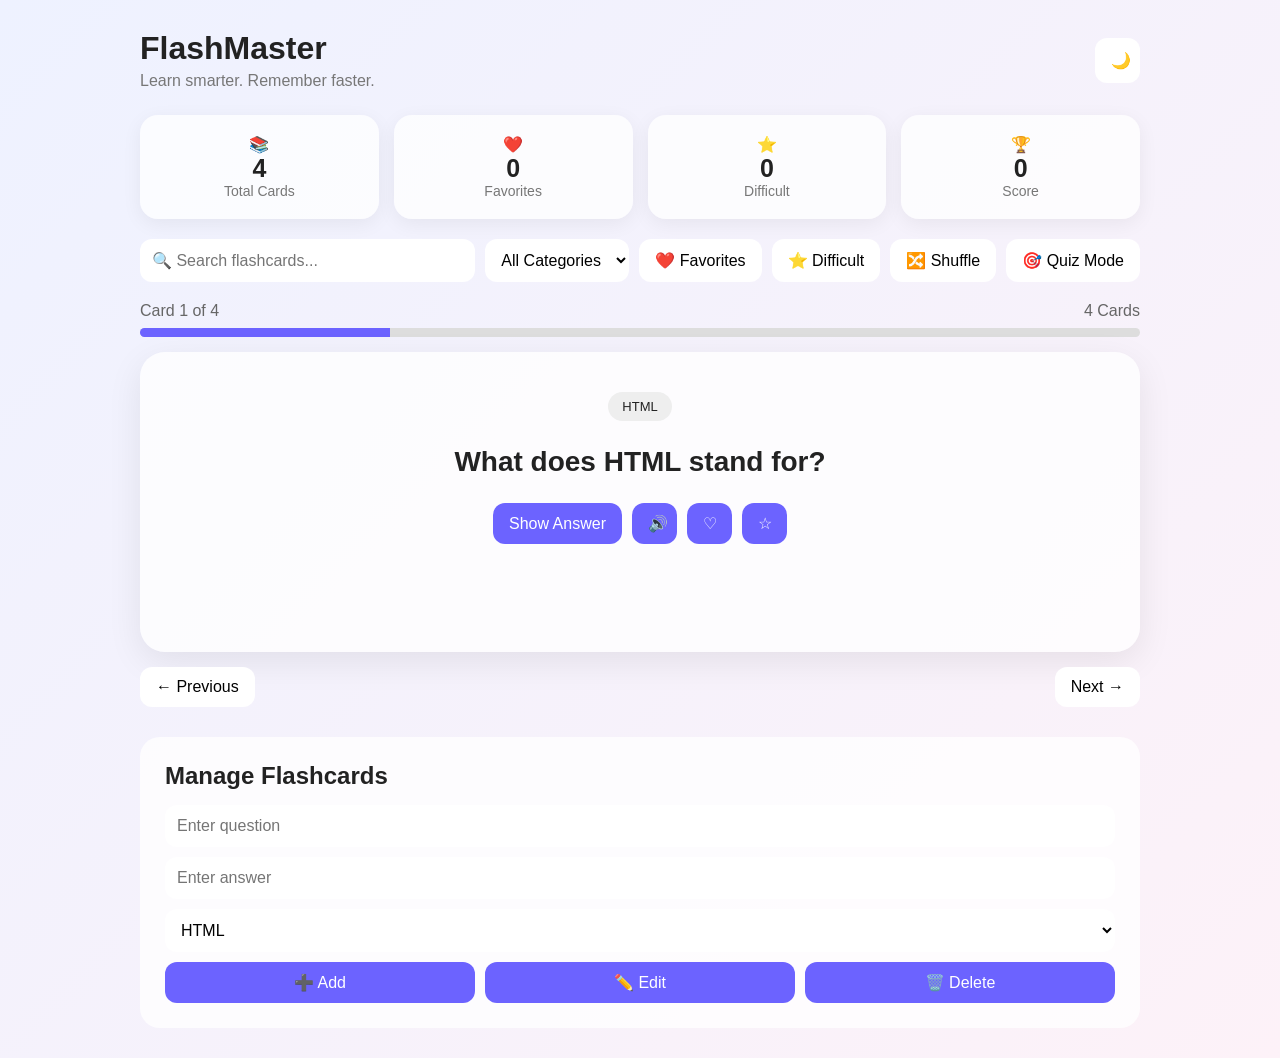
<file: Flashcard quiz/index.html>
<!DOCTYPE html>
<html lang="en">
<head>
    <meta charset="UTF-8">
    <meta name="viewport" content="width=device-width, initial-scale=1.0">

    <title>FlashCard</title>

    <link rel="stylesheet" href="styles.css">
</head>

<body>

<header>
    <div>
        <h1>FlashMaster</h1>
        <p>Learn smarter. Remember faster.</p>
    </div>

    <button id="themeBtn" class="icon-btn">🌙</button>
</header>


<!-- DASHBOARD -->

<section class="dashboard">

    <div class="stat">
        📚
        <h3 id="totalCards">0</h3>
        <p>Total Cards</p>
    </div>

    <div class="stat">
        ❤️
        <h3 id="favoriteCount">0</h3>
        <p>Favorites</p>
    </div>

    <div class="stat">
        ⭐
        <h3 id="difficultCount">0</h3>
        <p>Difficult</p>
    </div>

    <div class="stat">
        🏆
        <h3 id="score">0</h3>
        <p>Score</p>
    </div>

</section>


<!-- SEARCH -->

<section class="tools">

    <input
        type="text"
        id="search"
        placeholder="🔍 Search flashcards..."
    >

    <select id="category">
        <option value="All">All Categories</option>
        <option value="HTML">HTML</option>
        <option value="CSS">CSS</option>
        <option value="JavaScript">JavaScript</option>
        <option value="General">General</option>
    </select>

    <button id="favoriteFilter">
        ❤️ Favorites
    </button>

    <button id="difficultFilter">
        ⭐ Difficult
    </button>

    <button id="shuffleBtn">
        🔀 Shuffle
    </button>

    <button id="quizBtn">
        🎯 Quiz Mode
    </button>

</section>


<!-- PROGRESS -->

<section class="progress-section">

    <div class="progress-top">
        <span id="progressText">Card 1 of 4</span>
        <span id="cardCount">4 Cards</span>
    </div>

    <div class="progress">
        <div id="progressBar"></div>
    </div>

</section>


<!-- FLASHCARD -->

<main>

    <div class="flashcard">

        <span id="categoryBadge" class="badge">
            HTML
        </span>

        <h2 id="question">
            Question
        </h2>

        <div id="answerBox" class="answer hidden">
            <p id="answer"></p>
        </div>

        <div class="card-buttons">

            <button id="showAnswer">
                👁️ Show Answer
            </button>

            <button id="speakBtn" class="small-btn">
                🔊
            </button>

            <button id="favoriteBtn" class="small-btn">
                ❤️
            </button>

            <button id="difficultBtn" class="small-btn">
                ⭐
            </button>

        </div>

    </div>


    <!-- NAVIGATION -->

    <div class="navigation">

        <button id="prevBtn">
            ← Previous
        </button>

        <button id="nextBtn">
            Next →
        </button>

    </div>


    <!-- QUIZ -->

    <section id="quizBox" class="quiz-box hidden">

        <h2>🎯 Quiz Mode</h2>

        <div class="timer">
            ⏱️ <span id="timer">15</span>s
        </div>

        <h3 id="quizQuestion">
            Question
        </h3>

        <input
            type="text"
            id="quizAnswer"
            placeholder="Type your answer"
        >

        <button id="submitQuiz">
            Submit Answer
        </button>

        <p id="quizResult"></p>

    </section>


    <!-- MANAGE CARDS -->

    <section class="manager">

        <h2>Manage Flashcards</h2>

        <input
            type="text"
            id="questionInput"
            placeholder="Enter question"
        >

        <input
            type="text"
            id="answerInput"
            placeholder="Enter answer"
        >

        <select id="categoryInput">
            <option value="HTML">HTML</option>
            <option value="CSS">CSS</option>
            <option value="JavaScript">JavaScript</option>
            <option value="General">General</option>
        </select>

        <div class="manage-buttons">

            <button id="addBtn">
                ➕ Add
            </button>

            <button id="editBtn">
                ✏️ Edit
            </button>

            <button id="deleteBtn">
                🗑️ Delete
            </button>

        </div>

    </section>

</main>


<div id="toast" class="toast"></div>


<script src="script.js"></script>

</body>
</html>
</file>
<file: Flashcard quiz/styles.css>
* {
    box-sizing: border-box;
    margin: 0;
    padding: 0;
}

body {
    font-family: Arial, sans-serif;
    min-height: 100vh;
    padding: 30px;
    background: linear-gradient(135deg, #eef2ff, #fdf2f8);
    color: #222;
    transition: 0.3s;
}

header {
    max-width: 1000px;
    margin: auto;
    display: flex;
    justify-content: space-between;
    align-items: center;
    margin-bottom: 25px;
}

header h1 {
    font-size: 32px;
}

header p {
    color: #777;
    margin-top: 5px;
}

button,
input,
select {
    font: inherit;
}

button {
    border: none;
    cursor: pointer;
    border-radius: 12px;
    padding: 11px 16px;
    transition: 0.2s;
}

button:hover {
    transform: translateY(-2px);
}

.icon-btn {
    width: 45px;
    height: 45px;
    background: white;
}

.tools,
.dashboard,
.progress-section,
.flashcard,
.manager,
.quiz-box,
.navigation {
    max-width: 1000px;
    margin-left: auto;
    margin-right: auto;
}


/* DASHBOARD */

.dashboard {
    display: grid;
    grid-template-columns: repeat(4, 1fr);
    gap: 15px;
    margin-bottom: 20px;
}

.stat {
    background: rgba(255,255,255,0.75);
    padding: 20px;
    border-radius: 18px;
    text-align: center;
    box-shadow: 0 5px 20px rgba(0,0,0,0.06);
}

.stat i {
    font-size: 22px;
    margin-bottom: 8px;
}

.stat h3 {
    font-size: 25px;
}

.stat p {
    color: #777;
    font-size: 14px;
}


/* TOOLS */

.tools {
    display: flex;
    flex-wrap: wrap;
    gap: 10px;
    margin-bottom: 20px;
}

input,
select {
    padding: 12px;
    border: none;
    border-radius: 12px;
    background: white;
    outline: none;
}

#search {
    flex: 1;
    min-width: 220px;
}

.tools button {
    background: white;
}


/* PROGRESS */

.progress-section {
    margin-bottom: 15px;
}

.progress-top {
    display: flex;
    justify-content: space-between;
    margin-bottom: 8px;
    color: #666;
}

.progress {
    height: 9px;
    background: #ddd;
    border-radius: 20px;
    overflow: hidden;
}

#progressBar {
    height: 100%;
    width: 25%;
    background: #6c63ff;
    transition: 0.3s;
}


/* FLASHCARD */

.flashcard {
    min-height: 300px;
    background: rgba(255,255,255,0.8);
    border-radius: 25px;
    padding: 40px;
    text-align: center;
    box-shadow: 0 10px 35px rgba(0,0,0,0.08);
}

.badge {
    display: inline-block;
    background: #eee;
    padding: 7px 14px;
    border-radius: 20px;
    font-size: 13px;
    margin-bottom: 25px;
}

.flashcard h2 {
    font-size: 28px;
    margin-bottom: 25px;
}

.answer {
    padding: 20px;
    margin-bottom: 20px;
    background: #f5f5f5;
    border-radius: 15px;
}

.hidden {
    display: none !important;
}


/* CARD BUTTONS */

.card-buttons {
    display: flex;
    justify-content: center;
    gap: 10px;
}

.card-buttons button {
    background: #6c63ff;
    color: white;
}

.small-btn {
    width: 45px;
}


/* NAVIGATION */

.navigation {
    display: flex;
    justify-content: space-between;
    margin-top: 15px;
}

.navigation button {
    background: white;
}


/* MANAGER */

.manager {
    margin-top: 30px;
    background: rgba(255,255,255,0.8);
    padding: 25px;
    border-radius: 20px;
}

.manager h2 {
    margin-bottom: 15px;
}

.manager input,
.manager select {
    width: 100%;
    margin-bottom: 10px;
}

.manage-buttons {
    display: flex;
    gap: 10px;
}

.manage-buttons button {
    flex: 1;
    background: #6c63ff;
    color: white;
}


/* QUIZ */

.quiz-box {
    margin-top: 25px;
    background: rgba(255,255,255,0.9);
    padding: 30px;
    border-radius: 20px;
    text-align: center;
}

.quiz-box h2 {
    margin-bottom: 15px;
}

.quiz-box h3 {
    margin: 20px 0;
}

.quiz-box input {
    width: 100%;
    margin-bottom: 10px;
}

#submitQuiz {
    background: #6c63ff;
    color: white;
}

.timer {
    font-size: 20px;
    font-weight: bold;
}


/* TOAST */

.toast {
    position: fixed;
    bottom: 25px;
    left: 50%;
    transform: translateX(-50%);
    background: #222;
    color: white;
    padding: 12px 20px;
    border-radius: 10px;
    opacity: 0;
    transition: 0.3s;
}

.toast.show {
    opacity: 1;
}


/* DARK MODE */

body.dark {
    background: #111827;
    color: white;
}

body.dark .stat,
body.dark .flashcard,
body.dark .manager,
body.dark .quiz-box,
body.dark input,
body.dark select,
body.dark button {
    background: #1f2937;
    color: white;
}

body.dark header p,
body.dark .stat p,
body.dark .progress-top {
    color: #aaa;
}

body.dark .answer {
    background: #374151;
}


/* MOBILE */

@media (max-width: 700px) {

    body {
        padding: 15px;
    }

    .dashboard {
        grid-template-columns: repeat(2, 1fr);
    }

    .flashcard {
        padding: 25px;
    }

    .flashcard h2 {
        font-size: 22px;
    }

    .tools {
        flex-direction: column;
    }

    .tools button,
    .tools select {
        width: 100%;
    }

    .manage-buttons {
        flex-direction: column;
    }
}
</file>
